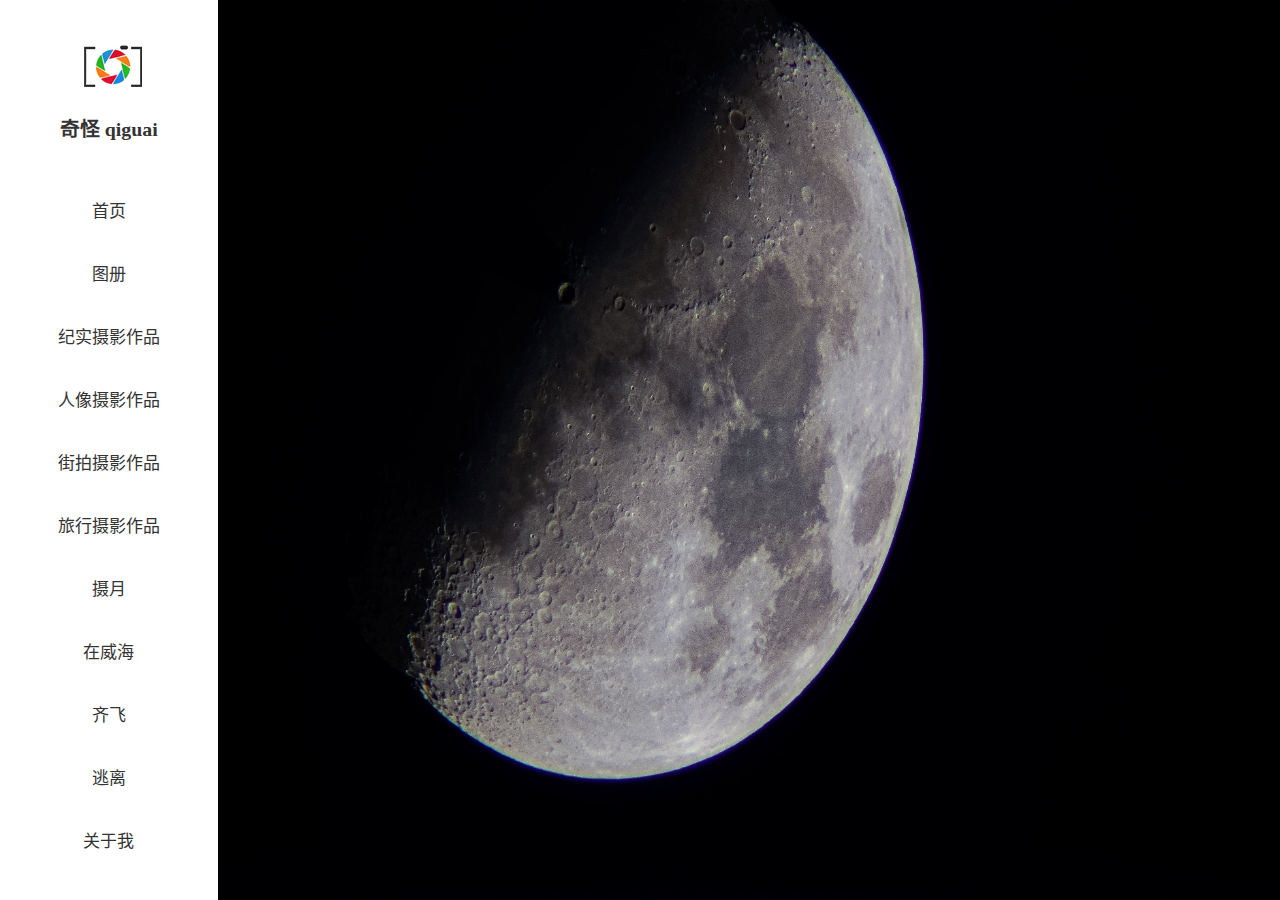
<file: bl.3/bc/sheyue.html>
<!DOCTYPE html>
<html lang="zh-CN">
<head>
    <meta charset="UTF-8">
    <meta name="viewport" content="width=device-width, initial-scale=1.0">
    <title>摄月</title>
    <link rel="stylesheet" href="../css/shou.css">
    <script></script>
    <style>
        
    </style>
</head>
<body>
    <div class="ppy">
        <div class="tty">
            <div class="b33">
                <a href="index.html">
                    <img src="下载.jpg" alt="">
                    <br>
                    <h3>奇怪 qiguai</h3>
                </a>
            </div>

            <div class="a22">
                <a href="index.html">首页</a>
            </div>
            <div class="a22">
                <a href="tuce.html">图册</a>
            </div>
            <div class="a22">
                <a href="renwen.html">纪实摄影作品</a>
            </div>
            <div class="a22">
                <a href="renxaing.html">人像摄影作品</a>
            </div>
            <div class="a22">
                <a href="saojie.html">街拍摄影作品</a>
            </div>
            <div class="a22">
                <a href="luxing.html">旅行摄影作品</a>
            </div>
            <div class="a22">
                <a href="sheyue.html">摄月</a>
            </div>
            <div class="a22">
                <a href="zaiweihai.html">在威海</a>
            </div>
            <div class="a22">
                <a href="qifei.html">齐飞</a>
            </div>
            <div class="a22">
                <a href="taoli.html">逃离</a>
            </div>
            <div class="a22">
                <a href="guanyu.html">关于我</a>
            </div>
    
        </div>
        <div class="hea">
            <div class="ccp">
                <img src="yueliang.jpg" alt="图片1" class="active">
            </div>
            
             
             <div id="main">
                <div class="bard">
                    <h1>摄月</h1>
                    <h3>Moonshot</h3>
                    <hr size="1" color="#333">
                </div>
                <div class="wenben">
                    <h1>摄月之美：捕捉月球的神秘魅力</h1>
                    <br>
                    <h1>在浩瀚的夜空中，月亮总是以它那柔和而神秘的光辉吸引着人们的目光。作为一名摄影爱好者，我深深地被摄月的魅力所吸引，无数次地举起相机，试图捕捉月球的神秘与美丽。今天，我想和大家分享一些关于摄月的经验和心得。
                        <br>
                        一、摄月前的准备
                        <br>
                        摄月并不是一件简单的事情，它需要充分的准备和精心的策划。首先，你需要一台具备长焦镜头的相机，以及一个稳定的三脚架，这是拍摄清晰月亮照片的基础。此外，你还需要了解月球表面的特征，如山脉、环形山、阴影等，这些都将是你照片中的亮点。
                        <br>
                        在拍摄前，最好选择一个天气晴朗、空气质量良好的夜晚，这样可以确保你能够捕捉到最清晰的月球图像。同时，你也可以提前查看一下月亮的升起时间和位置，以便提前到达拍摄地点，做好准备。
                        <br>
                        二、摄月技巧分享
                        <br>
                        设置相机参数：拍摄月亮时，你需要将相机设置为手动模式，以便更好地控制快门速度、光圈和ISO等参数。一般来说，为了获得清晰的月球图像，你需要选择一个较小的光圈（如f/7.1或更大），这样可以确保足够的景深，使月球表面细节清晰可见。同时，快门速度也需要设置在较快的范围内（如1/125秒或更快），以避免因月球运动而产生的模糊。ISO则可以根据实际情况进行调整，但一般来说，较低的ISO值（如100或200）可以获得更纯净的画面。
                        使用长焦镜头：长焦镜头是拍摄月亮的关键。它可以将月球放大到足够大的尺寸，以便你能够捕捉到月球表面的细节。一般来说，焦距在400mm或以上的长焦镜头是比较理想的选择。<br>当然，如果你没有长焦镜头，也可以使用望远镜或增距镜等附件来扩展你的相机焦距。
                        定时拍摄：由于月球在不断运动，因此你需要使用相机的定时拍摄功能来确保相机的稳定性。这可以避免因手抖而产生的模糊，并帮助你捕捉到更清晰的月球图像。
                        曝光控制：拍摄月亮时，曝光控制也是非常重要的。由于月球表面的亮度差异较大，因此你需要使用点测光或局部测光来确保正确的曝光。同时，你也可以通过调整曝光补偿来优化你的照片效果。一般来说，减少1或2档的曝光补偿可以获得更暗的月球表面和更清晰的细节。
                        <br>
                        三、摄月作品赏析
                        <br>
                        在掌握了上述技巧后，我拍摄了一些令人满意的月球照片。其中一张是在一个晴朗的夜晚拍摄的，月球表面的山脉和环形山清晰可见，仿佛就在眼前。另一张则使用了多重曝光技术，将月球与周围的星空和云彩巧妙地结合在一起，营造出一种神秘而浪漫的氛围。
                        <br>
                        这些照片不仅让我感受到了摄月的乐趣和成就感，也让我更加深入地了解了月球的奥秘和美丽。我相信，在未来的日子里，我会继续探索摄月的奥秘，拍摄出更多令人惊叹的作品。
                        <br>
                        四、结语
                        <br>
                        摄月是一项充满挑战和乐趣的摄影活动。它不仅可以锻炼你的摄影技巧和审美能力，还可以让你更加深入地了解月球的奥秘和美丽。如果你也对摄月感兴趣，不妨尝试一下，相信你一定会有意想不到的收获！
                        <br>
                        希望这篇博客文章能够对喜欢摄月的摄影爱好者们有所帮助和启发。在未来的日子里，让我们一起继续探索摄月的奥秘和美丽吧！</h1>
                        <br>
                </div>
            </div>
            <footer>
                <p >版权所有 &copy; 2024 奇怪的摄影博客</p>
            </footer>
        </div>

    </div>
    <script>
        const slider = document.querySelector('.ccp');
        const images = slider.querySelectorAll('img');
        let currentIndex = 0;

        function changeImage() {
            images[currentIndex].classList.remove('active');
            currentIndex = (currentIndex + 1) % images.length;
            images[currentIndex].classList.add('active');
        }

        setInterval(changeImage, 4000);
    </script>

</body>
</html>
</file>
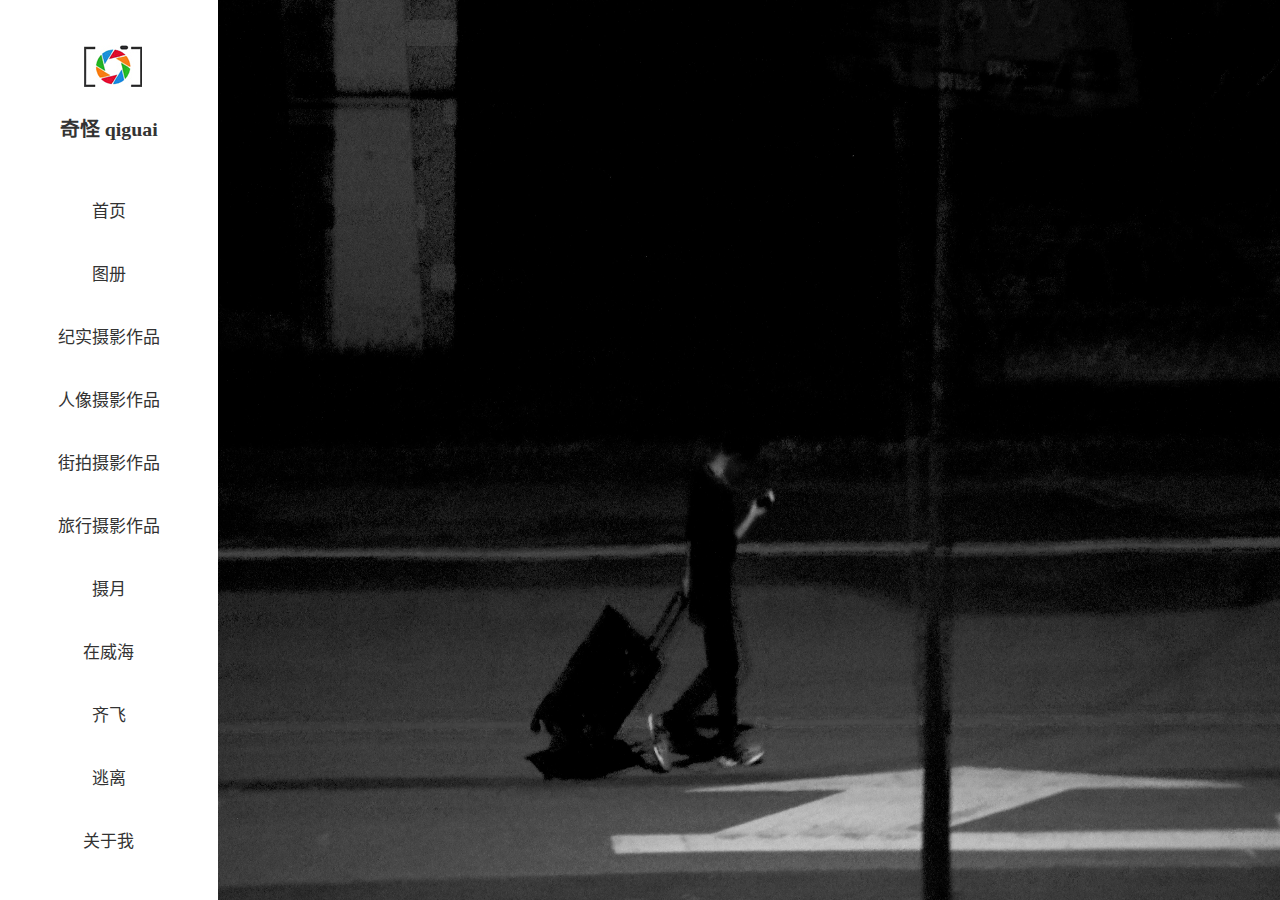
<file: bl.3/bc/taoli.html>
<!DOCTYPE html>
<html lang="zh-CN">
<head>
    <meta charset="UTF-8">
    <meta name="viewport" content="width=device-width, initial-scale=1.0">
    <title>逃离</title>
    <link rel="stylesheet" href="../css/shou.css">
    <script></script>
    <style>
        
    </style>
</head>
<body>
    <div class="ppy">
        <div class="tty">
            <div class="b33">
                <a href="index.html">
                    <img src="下载.jpg" alt="">
                    <br>
                    <h3>奇怪 qiguai</h3>
                </a>
            </div>

            <div class="a22">
                <a href="index.html">首页</a>
            </div>
            <div class="a22">
                <a href="tuce.html">图册</a>
            </div>
            <div class="a22">
                <a href="renwen.html">纪实摄影作品</a>
            </div>
            <div class="a22">
                <a href="renxaing.html">人像摄影作品</a>
            </div>
            <div class="a22">
                <a href="saojie.html">街拍摄影作品</a>
            </div>
            <div class="a22">
                <a href="luxing.html">旅行摄影作品</a>
            </div>
            <div class="a22">
                <a href="sheyue.html">摄月</a>
            </div>
            <div class="a22">
                <a href="zaiweihai.html">在威海</a>
            </div>
            <div class="a22">
                <a href="qifei.html">齐飞</a>
            </div>
            <div class="a22">
                <a href="taoli.html">逃离</a>
            </div>
            <div class="a22">
                <a href="guanyu.html">关于我</a>
            </div>
    
        </div>
        <div class="hea">
            <div class="ccp">
                <img src="taoli.jpg" alt="图片1" class="active">
            </div>
            
             
             <div id="main">
                <div class="bard">
                    <h1>逃离</h1>
                    <h3>flee</h3>
                    <hr size="1" color="#333">
                </div>
                <div class="wenben">
                    <h1>逃离：夜色中的孤独者</h1>
                    <br>
                    <h1>
                        在一张充满故事感的黑白照片中，我们捕捉到了一位在夜晚穿越街道的孤独旅人。这张照片以其独特的构图和深沉的色调，仿佛在向我们诉说着一个关于逃离与寻觅的故事。

                        <br>一、照片解读
                        
                        <br>照片中的主角，一个穿着深色衣服的男性，正拉着一个黑色的手提箱和一个背包，在夜晚的街道上匆匆前行。他的步伐稳健，但脸上似乎带着一丝不易察觉的焦虑与急切。他身着深色衣物，与夜晚的黑暗融为一体，仿佛是在刻意隐藏自己的身份和行踪。手提箱和背包的存在，暗示着他可能正在逃离某个地方，或是前往一个未知的目的地。
                        
                        <br>背景中的城市环境，虽然模糊，但依旧能感受到那份喧嚣与繁华。建筑物和路灯的轮廓在夜色中若隐若现，仿佛是在为这位孤独旅人指引方向，又仿佛是在见证他的逃离。黑白照片的独特魅力在于，它能够剥离色彩带来的干扰，让我们更加专注于画面中的形状、线条和光影。而在这张照片中，模糊的背景更是将人物的孤独与静谧表现得淋漓尽致。
                        
                        <br>二、情感表达
                        
                        <br>这张照片所传达的情感是复杂而深刻的。从人物的表情和动作中，我们可以感受到他的逃离与寻觅。他可能是在逃离一段不堪回首的过去，或是在寻觅一个全新的开始。而这份逃离与寻觅，又让他在夜晚的街道上显得格外孤独与静谧。
                        
                        <br>同时，这张照片也引发了我们对于逃离与寻觅的思考。每个人心中都有属于自己的逃离与寻觅。有时，我们逃离的是现实的束缚与困境；有时，我们寻觅的是内心的平静与自由。而这份逃离与寻觅，正是我们成长与探索的动力所在。
                        
                        <br>三、摄影技巧
                        
                        <br>在拍摄这张照片时，摄影师巧妙地运用了黑白摄影的技巧，将人物与城市环境融为一体。同时，通过模糊背景的方式，突出了人物的孤独与静谧。此外，摄影师还巧妙地捕捉了人物在行走中的瞬间，使得画面更加生动和真实。
                        
                        <br>四、结语
                        
                        <br>逃离与寻觅，是每个人心中都存在的情感与追求。而这张照片，正是以黑白摄影的方式，将这份情感与追求表现得淋漓尽致。它让我们在欣赏照片的同时，也引发了我们对于自身逃离与寻觅的思考。愿我们都能在逃离与寻觅中，找到属于自己的真正归属与幸福。
                        
                        <br>这张名为“逃离”的黑白照片，不仅是一幅艺术作品，更是一扇通往内心深处的窗户。它让我们看到了自己的影子，也让我们感受到了那份孤独与静谧中的力量与希望。</h1>
                </div>
            </div>
            <footer>
                <p >版权所有 &copy; 2024 奇怪的摄影博客</p>
            </footer>
        </div>

    </div>
    <script>
        const slider = document.querySelector('.ccp');
        const images = slider.querySelectorAll('img');
        let currentIndex = 0;

        function changeImage() {
            images[currentIndex].classList.remove('active');
            currentIndex = (currentIndex + 1) % images.length;
            images[currentIndex].classList.add('active');
        }

        setInterval(changeImage, 4000);
    </script>

</body>
</html>
</file>
<file: bl.3/css/shou.css>
footer{
 
}

body {
    font-family: Arial, sans-serif;
    line-height: 1.5;
    font-size: 10px;
    margin: 0px;
    padding: 0%;
    background-color: #f4f4f4;
}
.hea {
    background-color: #ffffff7b;
    color: #fff;
    text-align: right;
    height: 100%;
    width: 83%;
    position: absolute;
    right: 0;
    overflow-y: auto; /* 当内容超出容器时，显示垂直滚动条 */  
    
}
nav {
    display: flex;
    justify-content: space-around;
    background-color: #333;
    padding: 0rem;
}
nav a {
    color: #fff;
    text-decoration: none;
}
nav a:hover {
    color: #ccc;
}
#main {
    display: flex;
    justify-content: space-around;
    flex-wrap: wrap;
    padding: 0rem;
    text-align: right;
}
.cardt{
    background-color: #fff;
    box-shadow: 0 2px 2px rgba(0, 0, 0, 0.1);
    margin-top: 2rem;
    height: 52%;
    width:77%;
    box-shadow: 0px 0px 0px 0px rgba(83, 83, 83, 0.75);
    transition: all 0.5s ease;
    background-size: cover;
    background-repeat: no-repeat;
    overflow: hidden;
    position: relative;
}

.cardt:hover{
    box-shadow: 0px 10px 10px 0px rgba(83, 83, 83, 0.75);
    transform: translateY(-10px);
}
.card {
    background-color: #fff;
    box-shadow: 0 2px 2px rgba(0, 0, 0, 0.1);
    margin-top: 2rem;
    height: 60%;
    width:24%;
    box-shadow: 0px 0px 0px 0px rgba(83, 83, 83, 0.75);
    transition: all 0.5s ease;
    background-size: cover;
    background-repeat: no-repeat;
    overflow: hidden;
    position: relative;
    
}
.card img{
    width: 100%;  
    height:100%;  
}
.card:hover{
    box-shadow: 0px 10px 10px 0px rgba(83, 83, 83, 0.75);
    transform: translateY(-10px);
}
footer {
    background-color: #333;
    color: #fff;
    text-align: center;
    padding: 1rem;
    margin-top: 2rem;
}
#swp{
    width: 100%;
    position: absolute;
    top: 40%;
    left: 50%;
    transform: translate(-50%, -50%);
    font-size: 36px;
    text-align: center;
}
#swpp{
    display: flex;
    align-items: center;
    justify-content: center;
    font-style: italic;
    font-size: 1.8em;
    color: #ffffff;


}
p{
    text-align: center;
    font-family: Roboto, sans-serif;
}
.tty{
    width: 17%;
    height: 100%;
    text-align: left;
    position: absolute;
    background-color: #ffffff;
}
.a22{
    width: 100%;
    height: 7%;
    background-color: #ffffff;
    text-align: center;
    display: flex;
    justify-content: center;
    align-items: center;
    background: rgb(255, 255, 255);
    
}
.ppy{
    width: 100%;
    height: 100%; 
}
.bard{
    color: #333;
    height: 20%;
    width:100% ;
    text-align: center;
    font-size: 2.4em;
    padding-bottom: 5%;
}
.b33{
    text-align: center;
    width: 100%;
    height: 20%;
    display: flex;  
    justify-content: center; /* 水平居中 */  
    align-items: center; /* 垂直居中 */ 
}
.b33 img{
    max-width: 100%; /* 保证图片不会超出容器宽度 */  
    height: auto; /* 保持图片的宽高比 */ 
    margin-left: 25%;
    margin-right: 25%;
    margin-top: 30%;
    text-align: center;
}
.ta{
    font-size: 1.2em;
    font-family: 微软雅黑;
    margin: 2em;
}
a{
    font-size: 1.7em;
    font-family: 微软雅黑;
    color: #333;
    text-decoration: none;
    transition: all 0.5s ease;
}
a:hover{
    color: rgb(255, 47, 0);
    transform: translateX(-10px);
}
.acpk{
    font-family: 微软雅黑;
    color: #ffffff;
    text-decoration: none;
    transition: all 0.5s ease;
}
.acpk:hover{
    color: rgb(253, 253, 253);
    transform: translateX(-10px);
}
.ttcp{
    width: 100%;
    height: 100%;
}
.ccp {
    width: 100%;
    height: 100%;
    
}
.ccp img{
    width: 100%;
    height: 100%;
    display: none;
}
.ccp img.active{
    display: block;
}
.wenzi1{
    position: absolute;
    top: 72%;
    font-size: 1.2em;
    margin-left: 5%;
}
.wenzi2{
    position: absolute;
    top: 85%;
    font-size: 1em;
    margin-left: 5%;
}
#swppp{
    width: 46%;
    height: 18%;
    background-color: #ffffff;
    border-radius: 15px;
    text-align: center;
    position: absolute;
    align-items: center;
    margin-left: 27%;
    opacity: 0.7;
}

.ttab{
    color: #333;
    font-family: 微软雅黑;
    font-size: 0.4em;
    transition: all 0.4s ease;
}
.ttab:hover{
    transform: translateX(-10px);
}

.blog{
    width: 100%;
    height: 100%;
    text-align: center;  
    float: right; 
    display: grid;  
    padding-left: 8%;
    grid-template-columns: 1fr 1fr; /* 创建两列 */   
}
.blog1{
    width:80%;
    background-size: cover;
    background-repeat: no-repeat;
    overflow: hidden;
    position: relative;
    padding-top: 4%;
    box-shadow: 0px 0px 0px 0px rgba(184, 183, 183, 0.75);
    transition: all 0.3s ease;
}
.blog1:hover{
    box-shadow: 0px 10px 10px 0px rgba(184, 183, 183, 0.75);
    transform: translateY(-10px);
}
.blog img{
    width: 100%;  
    height:100%; 
}
.blog2{
    width:40%;
    height: 15%;
    /* background-color: #d8eac9 */
}
.wenzi3{
    color: #333;
    text-align: center;
    font-size: 1.6em;
}


h1{
    color: #000;
    size: 1.5em;
}
.wenben{
    width: 75%;
    height: 100%;
    padding-top: 5%;
    padding-bottom: 5%;
    text-align: left
}
.biaoti3{
    size: 2.0em;
}

.img-responsive-{
    max-width: 100%; /* 保证图片不会超出容器宽度 */  
    height: auto; /* 保持图片的宽高比 */ 
}
</file>
